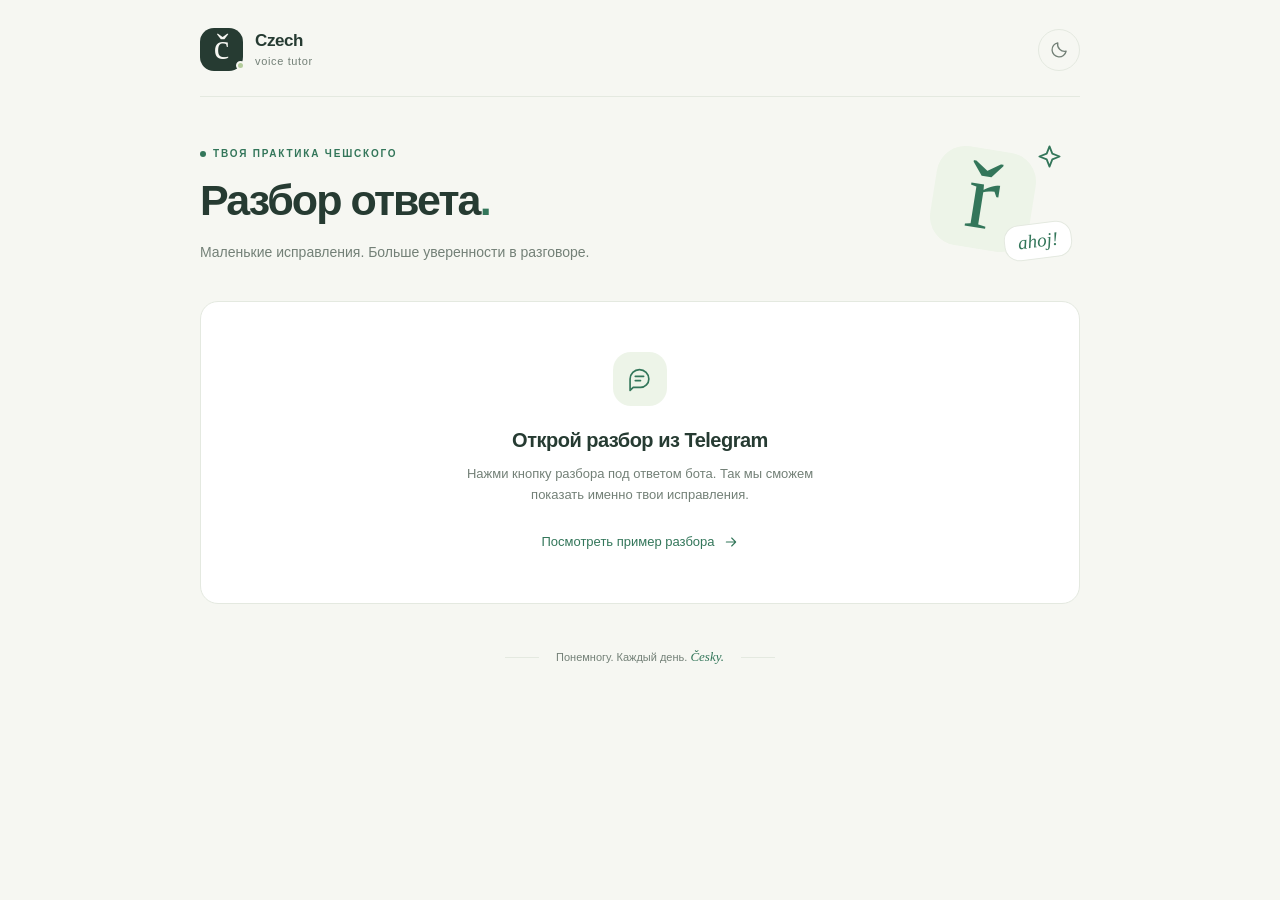
<file: src/czech_tutor/api/static/index.html>
<!DOCTYPE html>
<html lang="ru" data-ui-pending>
<head>
  <meta charset="utf-8">
  <meta name="viewport" content="width=device-width, initial-scale=1, viewport-fit=cover">
  <meta name="color-scheme" content="light dark">
  <meta name="referrer" content="no-referrer">
  <title>Разбор ответа · Czech Voice Tutor</title>
  <style>[data-ui-pending] .page-shell { visibility: hidden; }</style>
  <noscript><style>[data-ui-pending] .page-shell { visibility: visible; } [data-ui-pending] body::before { display: none; }</style></noscript>
  <link rel="icon" href="data:,">
  <link rel="stylesheet" href="./styles.css">
  <script src="https://telegram.org/js/telegram-web-app.js"></script>
  <script type="module" src="./app.js"></script>
</head>
<body>
  <svg class="icon-library" xmlns="http://www.w3.org/2000/svg" aria-hidden="true">
    <symbol id="icon-arrow" viewBox="0 0 24 24"><path d="M5 12h14m-6-6 6 6-6 6"/></symbol>
    <symbol id="icon-check" viewBox="0 0 24 24"><path d="m5 12 4 4L19 6"/></symbol>
    <symbol id="icon-message" viewBox="0 0 24 24"><path d="M20 11.5a8 8 0 0 1-8 8H5l-3 3v-11a9 9 0 0 1 18 0Z"/><path d="M7 9h8m-8 4h5"/></symbol>
    <symbol id="icon-spark" viewBox="0 0 24 24"><path d="m12 3 2.5 6.5L21 12l-6.5 2.5L12 21l-2.5-6.5L3 12l6.5-2.5Z"/></symbol>
    <symbol id="icon-moon" viewBox="0 0 24 24"><path d="M20.5 13.5A8.5 8.5 0 0 1 10.5 3.4a8.5 8.5 0 1 0 10 10.1Z"/></symbol>
    <symbol id="icon-back" viewBox="0 0 24 24"><path d="M19 12H5m6-6-6 6 6 6"/></symbol>
    <symbol id="icon-info" viewBox="0 0 24 24"><circle cx="12" cy="12" r="9"/><path d="M12 11v6m0-10v1"/></symbol>
  </svg>

  <div class="page-shell">
    <header class="topbar">
      <div class="brand" aria-label="Czech Voice Tutor">
        <span class="brand-mark" aria-hidden="true">č<span></span></span>
        <span class="brand-name">Czech<span>voice tutor</span></span>
      </div>
      <div class="header-actions">
        <span id="demo-badge" class="demo-badge" hidden>Демо · вымышленный пример</span>
        <button id="theme-toggle" class="icon-button" type="button" aria-label="Переключить тему">
          <svg class="icon"><use href="#icon-moon"/></svg>
        </button>
        <button id="close-button" class="back-button" type="button" hidden>
          <svg class="icon"><use href="#icon-back"/></svg><span>В чат</span>
        </button>
      </div>
    </header>



    <main id="main-content">
      <section class="hero" aria-labelledby="page-title">
        <div>
          <p class="eyebrow"><span class="status-dot"></span> ТВОЯ ПРАКТИКА ЧЕШСКОГО</p>
          <h1 id="page-title">Разбор ответа<span class="title-dot">.</span></h1>
          <p id="page-description" class="hero-description">Маленькие исправления.<br class="mobile-break"> Больше уверенности в разговоре.</p>
        </div>
        <div class="hero-art" aria-hidden="true"><span>ř</span><svg class="icon"><use href="#icon-spark"/></svg><i>ahoj!</i></div>
      </section>

      <section id="loading-state" class="state-card" role="status" aria-live="polite">
        <div class="loading-indicator" aria-hidden="true"><span></span><span></span><span></span></div>
        <h2>Собираем твой разбор</h2>
        <p>Ещё мгновение — и всё будет на своих местах.</p>
        <div class="skeleton" aria-hidden="true"></div><div class="skeleton short" aria-hidden="true"></div>
      </section>

      <section id="error-state" class="state-card" role="alert" hidden>
        <span class="state-icon"><svg class="icon"><use href="#icon-message"/></svg></span>
        <h2 id="error-title"></h2>
        <p id="error-description"></p>
        <div class="state-actions">
          <button id="retry-button" class="primary-button" type="button" hidden>Попробовать ещё раз<svg class="icon"><use href="#icon-arrow"/></svg></button>
          <a id="demo-link" class="secondary-link" href="?demo=1" hidden>Посмотреть пример разбора<svg class="icon"><use href="#icon-arrow"/></svg></a>
        </div>
      </section>

      <section id="feedback" aria-label="Сохранённый разбор" hidden>
        <div class="tabs" role="tablist" aria-label="Разделы разбора">
          <button id="corrections-tab" class="tab" role="tab" type="button" aria-selected="true" aria-controls="corrections-panel">
            <svg class="icon"><use href="#icon-spark"/></svg>Разбор<span id="corrections-count" class="count">0</span>
          </button>
          <button id="reply-tab" class="tab" role="tab" type="button" aria-selected="false" aria-controls="reply-panel" tabindex="-1">
            <svg class="icon"><use href="#icon-message"/></svg>Ответ бота
          </button>
        </div>

        <section id="corrections-panel" role="tabpanel" aria-labelledby="corrections-tab" tabindex="0">
          <div class="section-heading"><h2>Как сказать точнее</h2><span id="corrections-caption"></span></div>
          <p id="explanation-language" class="explanation-language" hidden></p>
          <div id="correction-list" class="correction-list"></div>
          <div id="empty-state" class="empty-card" hidden>
            <span class="success-mark"><svg class="icon"><use href="#icon-check"/></svg></span>
            <h3 id="empty-title">Ошибок нет</h3>
            <p id="empty-description">Продолжай разговор — практика помогает говорить свободнее.</p>
          </div>
          <div id="advice-section" hidden><div class="section-heading"><h2>Как сказать естественнее</h2><span>СОВЕТЫ</span></div><div id="advice-list" class="correction-list"></div></div>
          <aside id="note-card" class="note-card" hidden><span class="note-mark" aria-hidden="true">i</span><div><h2>Пояснение</h2><p id="note-text"></p></div></aside>
          <p class="review-note"><svg class="icon"><use href="#icon-info"/></svg>Разбор подготовлен ИИ. Если правило кажется спорным, уточни его у преподавателя или в справочнике.</p>
        </section>

        <section id="reply-panel" role="tabpanel" aria-labelledby="reply-tab" tabindex="0" hidden>
          <div class="section-heading"><h2>Продолжаем разговор</h2><span>ПО-ЧЕШСКИ</span></div>
          <article class="reply-card"><span class="reply-label"><span class="status-dot"></span>CZECH VOICE TUTOR</span><p id="reply-text" lang="cs"></p></article>
        </section>

      </section>

      <noscript><div class="state-card"><h2>Нужен JavaScript</h2><p>Для загрузки разбора открой страницу в Telegram с включённым JavaScript.</p></div></noscript>
    </main>

    <footer class="footer"><span class="footer-line"></span><span>Понемногу. Каждый день. <span lang="cs">Česky.</span></span><span class="footer-line"></span></footer>
  </div>

  <template id="correction-template">
    <article class="correction-card">
      <div class="correction-heading"><span class="correction-number"></span><span>Точнее будет так</span><svg class="icon"><use href="#icon-check"/></svg></div>
      <div class="comparison">
        <div class="phrase original"><span class="phrase-label">БЫЛО</span><p lang="cs"></p></div>
        <svg class="icon comparison-arrow" aria-hidden="true"><use href="#icon-arrow"/></svg>
        <div class="phrase corrected"><span class="phrase-label">ЛУЧШЕ</span><p lang="cs"></p></div>
      </div>
      <div class="explanation"><span class="explanation-label">Почему так</span><p></p></div>
    </article>
  </template>
</body>
</html>
</file>
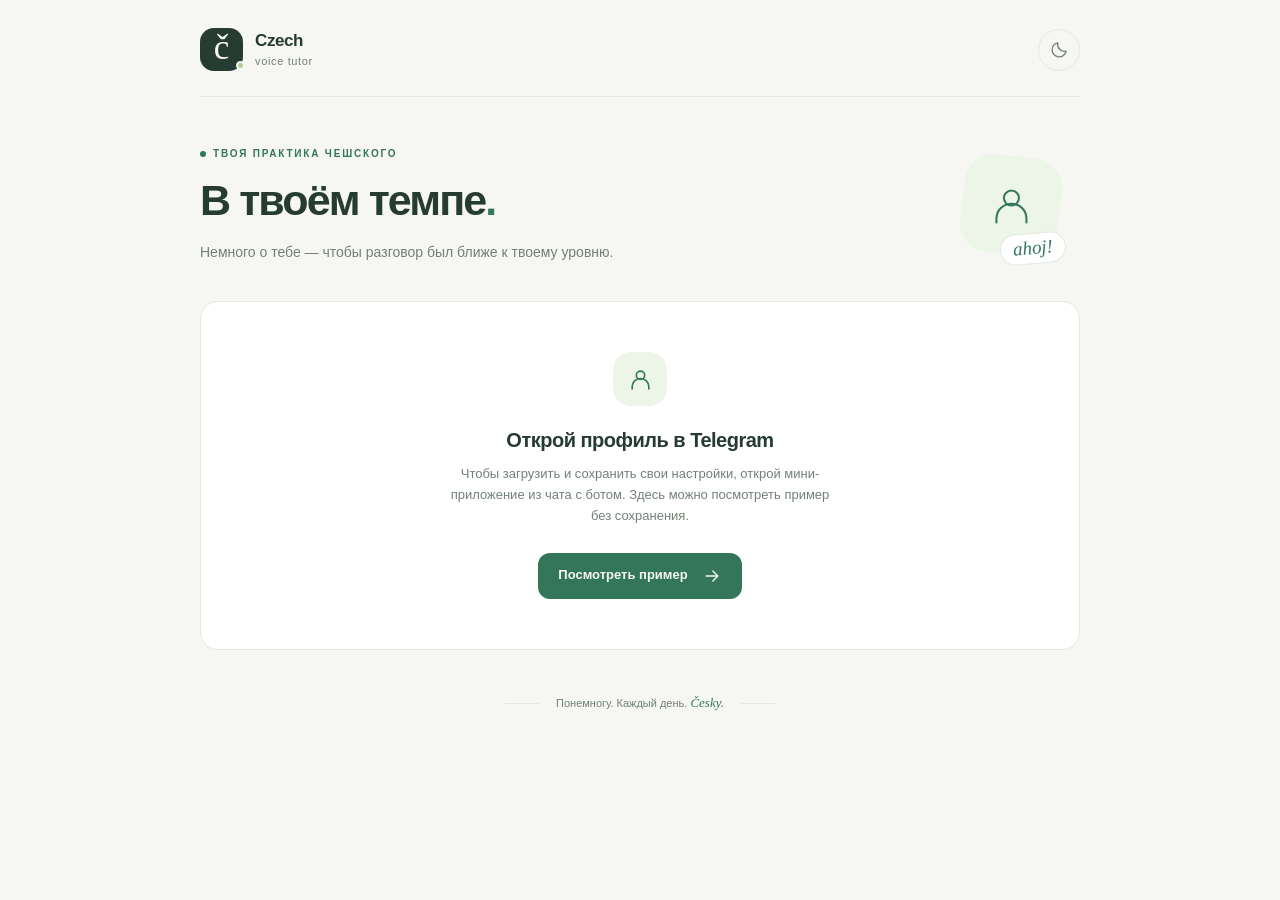
<file: src/czech_tutor/api/static/profile.html>
<!DOCTYPE html>
<html lang="ru" data-ui-pending>
<head>
  <meta charset="utf-8">
  <meta name="viewport" content="width=device-width, initial-scale=1, viewport-fit=cover">
  <meta name="color-scheme" content="light dark">
  <meta name="referrer" content="no-referrer">
  <title>Профиль · Czech Voice Tutor</title>
  <style>[data-ui-pending] .page-shell { visibility: hidden; }</style>
  <noscript><style>[data-ui-pending] .page-shell { visibility: visible; } [data-ui-pending] body::before { display: none; }</style></noscript>
  <link rel="icon" href="data:,">
  <link rel="stylesheet" href="./styles.css">
  <script src="https://telegram.org/js/telegram-web-app.js"></script>
  <script type="module" src="./profile.js"></script>
</head>
<body>
  <svg class="icon-library" xmlns="http://www.w3.org/2000/svg" aria-hidden="true">
    <symbol id="icon-arrow" viewBox="0 0 24 24"><path d="M5 12h14m-6-6 6 6-6 6"/></symbol>
    <symbol id="icon-check" viewBox="0 0 24 24"><path d="m5 12 4 4L19 6"/></symbol>
    <symbol id="icon-moon" viewBox="0 0 24 24"><path d="M20.5 13.5A8.5 8.5 0 0 1 10.5 3.4a8.5 8.5 0 1 0 10 10.1Z"/></symbol>
    <symbol id="icon-back" viewBox="0 0 24 24"><path d="M19 12H5m6-6-6 6 6 6"/></symbol>
    <symbol id="icon-user" viewBox="0 0 24 24"><circle cx="12" cy="8" r="4"/><path d="M4 21v-2a8 8 0 0 1 16 0v2"/></symbol>
    <symbol id="icon-info" viewBox="0 0 24 24"><circle cx="12" cy="12" r="9"/><path d="M12 11v6m0-10v1"/></symbol>
    <symbol id="icon-voice" viewBox="0 0 24 24"><path d="M4 10v4m4-7v10m4-13v16m4-13v10m4-7v4"/></symbol>
  </svg>

  <div class="page-shell">
    <header class="topbar">
      <div class="brand" aria-label="Czech Voice Tutor">
        <span class="brand-mark" aria-hidden="true">č<span></span></span>
        <span class="brand-name">Czech<span>voice tutor</span></span>
      </div>
      <div class="header-actions">
        <button id="theme-toggle" class="icon-button" type="button" aria-label="Переключить тему"><svg class="icon"><use href="#icon-moon"/></svg></button>
        <button id="close-button" class="back-button" type="button" hidden><svg class="icon"><use href="#icon-back"/></svg><span>В чат</span></button>
      </div>
    </header>



    <main id="main-content" aria-busy="true">
      <section class="hero profile-hero" aria-labelledby="page-title">
        <div>
          <p class="eyebrow"><span class="status-dot"></span> ТВОЯ ПРАКТИКА ЧЕШСКОГО</p>
          <h1 id="page-title">В твоём темпе<span class="title-dot">.</span></h1>
          <p class="hero-description">Немного о тебе — чтобы разговор<br class="mobile-break"> был ближе к твоему уровню.</p>
        </div>
        <div class="profile-art" aria-hidden="true"><svg class="icon"><use href="#icon-user"/></svg><span>ahoj!</span></div>
      </section>

      <section id="profile-loading" class="state-card" role="status" aria-live="polite">
        <div class="loading-indicator" aria-hidden="true"><span></span><span></span><span></span></div>
        <h2>Открываем твой профиль</h2>
        <p>Сейчас всё будет готово.</p>
        <div class="skeleton" aria-hidden="true"></div><div class="skeleton short" aria-hidden="true"></div>
      </section>

      <section id="profile-unavailable" class="state-card" hidden>
        <span class="state-icon"><svg class="icon"><use href="#icon-user"/></svg></span>
        <h2>Открой профиль в Telegram</h2>
        <p>Чтобы загрузить и сохранить свои настройки, открой мини-приложение из чата с ботом. Здесь можно посмотреть пример без сохранения.</p>
        <div class="state-actions"><a id="profile-demo-link" class="primary-button" href="?demo=1">Посмотреть пример<svg class="icon"><use href="#icon-arrow"/></svg></a></div>
      </section>

      <section id="profile-load-error" class="state-card" role="alert" hidden>
        <span class="state-icon"><svg class="icon"><use href="#icon-info"/></svg></span>
        <h2>Профиль пока недоступен</h2>
        <p id="profile-load-error-message">Не удалось загрузить настройки. Попробуй ещё раз немного позже.</p>
        <div class="state-actions"><button id="profile-retry" class="primary-button" type="button">Попробовать ещё раз<svg class="icon"><use href="#icon-arrow"/></svg></button></div>
      </section>

      <section id="profile-content" aria-label="Настройки профиля" hidden>
        <div id="profile-demo-notice" class="preview-notice"><svg class="icon" aria-hidden="true"><use href="#icon-info"/></svg><p><strong>Демо профиля</strong><span>Можно попробовать настройки. Настройки бота не изменятся.</span></p></div>
        <div id="profile-live-notice" class="preview-notice" hidden><svg class="icon" aria-hidden="true"><use href="#icon-info"/></svg><p><strong>Твои настройки</strong><span>Уровень, длина и формат сохраняются для следующих ответов бота.</span></p></div>

        <section class="profile-card" aria-labelledby="interface-language-title">
          <fieldset id="locale-fieldset">
            <legend id="interface-language-title">Язык интерфейса и объяснений</legend>
            <p class="profile-description">Новые объяснения будут на выбранном языке. Сохранённые разборы останутся на исходном.</p>
            <div class="language-options">
              <label class="level-option"><input type="radio" name="interface_language" value="ru" checked><span class="level-option-body" lang="ru">Русский</span></label>
              <label class="level-option"><input type="radio" name="interface_language" value="uk"><span class="level-option-body" lang="uk">Українська</span></label>
            </div>
          </fieldset>
          <p id="locale-status" class="preference-status" role="status" aria-live="polite"></p>
          <div id="locale-save-error" class="form-message form-error" role="alert" hidden><p>Не удалось сохранить язык. Возвращён предыдущий выбор. Попробуй ещё раз.</p></div>
        </section>
        <article class="profile-summary">
          <span class="profile-avatar" aria-hidden="true"><svg class="icon"><use href="#icon-user"/></svg></span>
          <div class="profile-identity"><h2>Твой профиль</h2><p>Практика чешского · живой диалог</p></div>
          <span id="current-level" class="level-badge">Уровень не выбран</span>
        </article>

        <section class="profile-card" aria-label="Уровень чешского">
          <fieldset id="level-fieldset" aria-describedby="level-help">
            <legend>Твой уровень чешского</legend>
            <p id="level-help" class="profile-description">Выбери, как тебе комфортно общаться сейчас. Уровень можно будет изменить в любой момент.</p>
            <div class="level-grid">
              <label class="level-option"><input type="radio" name="language_level" value="A1"><span class="level-option-body"><span class="level-option-top"><strong>A1</strong><span class="level-check" aria-hidden="true"><svg class="icon"><use href="#icon-check"/></svg></span></span><span class="level-name">Первые шаги</span><span class="level-description">Знакомые слова и простые фразы</span></span></label>
              <label class="level-option"><input type="radio" name="language_level" value="A2"><span class="level-option-body"><span class="level-option-top"><strong>A2</strong><span class="level-check" aria-hidden="true"><svg class="icon"><use href="#icon-check"/></svg></span></span><span class="level-name">На каждый день</span><span class="level-description">Разговоры о привычных делах</span></span></label>
              <label class="level-option"><input type="radio" name="language_level" value="B1"><span class="level-option-body"><span class="level-option-top"><strong>B1</strong><span class="level-check" aria-hidden="true"><svg class="icon"><use href="#icon-check"/></svg></span></span><span class="level-name">Больше свободы</span><span class="level-description">Истории, планы и своё мнение</span></span></label>
              <label class="level-option"><input type="radio" name="language_level" value="B2"><span class="level-option-body"><span class="level-option-top"><strong>B2</strong><span class="level-check" aria-hidden="true"><svg class="icon"><use href="#icon-check"/></svg></span></span><span class="level-name">Уверенный разговор</span><span class="level-description">Подробные ответы и обсуждения</span></span></label>
              <label class="level-option"><input type="radio" name="language_level" value="C1"><span class="level-option-body"><span class="level-option-top"><strong>C1</strong><span class="level-check" aria-hidden="true"><svg class="icon"><use href="#icon-check"/></svg></span></span><span class="level-name">Тонкости языка</span><span class="level-description">Сложные темы и оттенки смысла</span></span></label>
              <label class="level-option"><input type="radio" name="language_level" value="C2"><span class="level-option-body"><span class="level-option-top"><strong>C2</strong><span class="level-check" aria-hidden="true"><svg class="icon"><use href="#icon-check"/></svg></span></span><span class="level-name">Свободное владение</span><span class="level-description">Точная и гибкая речь в разных ситуациях</span></span></label>
            </div>
          </fieldset>

          <div class="level-hint"><span class="note-mark" aria-hidden="true">i</span><p id="level-hint">Не уверен в уровне? Выбери ближайший по описанию. Здесь нет экзамена — только ориентир для разговора.</p></div>
          <p id="level-status" class="preference-status" role="status" aria-live="polite">Нажми на уровень — он выберется сразу.</p>
          <div id="level-save-error" class="form-message form-error" role="alert" hidden><svg class="icon" aria-hidden="true"><use href="#icon-info"/></svg><div><p>Не удалось подтвердить выбор уровня. Твой выбор остался выделен.</p><button id="level-retry" class="inline-retry" type="button">Попробовать ещё раз</button></div></div>
        </section>

        <section class="profile-card answer-length-card" aria-label="Длина ответов">
          <fieldset id="length-fieldset" aria-describedby="length-help">
            <legend>Длина ответов бота</legend>
            <p id="length-help" class="profile-description">Как подробно бот будет отвечать по-чешски? Выбор применяется сразу, отдельно от уровня.</p>
            <div class="length-grid">
              <label class="level-option"><input type="radio" name="answer_length" value="short" checked><span class="level-option-body length-option-body"><span class="level-option-top"><span class="length-preview" aria-hidden="true"><i></i><i></i></span><span class="level-check" aria-hidden="true"><svg class="icon"><use href="#icon-check"/></svg></span></span><span class="level-name">Короткие</span></span></label>
              <label class="level-option"><input type="radio" name="answer_length" value="medium"><span class="level-option-body length-option-body"><span class="level-option-top"><span class="length-preview" aria-hidden="true"><i></i><i></i><i></i></span><span class="level-check" aria-hidden="true"><svg class="icon"><use href="#icon-check"/></svg></span></span><span class="level-name">Средние</span></span></label>
              <label class="level-option"><input type="radio" name="answer_length" value="long"><span class="level-option-body length-option-body"><span class="level-option-top"><span class="length-preview" aria-hidden="true"><i></i><i></i><i></i><i></i></span><span class="level-check" aria-hidden="true"><svg class="icon"><use href="#icon-check"/></svg></span></span><span class="level-name">Длинные</span></span></label>
            </div>
          </fieldset>
          <div class="level-hint"><span class="note-mark" aria-hidden="true">i</span><p id="length-hint">Коротко и по делу — удобно для живого диалога.</p></div>
          <p id="length-status" class="preference-status" role="status" aria-live="polite">Сейчас выбраны короткие ответы.</p>
          <div id="length-save-error" class="form-message form-error" role="alert" hidden><svg class="icon" aria-hidden="true"><use href="#icon-info"/></svg><div><p>Не удалось подтвердить длину ответа. Твой выбор остался выделен.</p><button id="length-retry" class="inline-retry" type="button">Попробовать ещё раз</button></div></div>
        </section>
        <section class="profile-card response-mode-card" aria-labelledby="response-mode-title">
          <div class="response-mode-heading">
            <span class="response-mode-icon" aria-hidden="true"><svg class="icon"><use href="#icon-voice"/></svg></span>
            <h2 id="response-mode-title">Формат ответа</h2>
          </div>
          <label class="response-mode-choice" for="text-response-toggle">
            <span class="response-mode-copy"><strong id="text-response-label">Только текст</strong><span>Читать ответы вместо голосовых.</span></span>
            <span class="response-switch">
              <input id="text-response-toggle" type="checkbox" role="switch" aria-labelledby="text-response-label" aria-describedby="response-mode-help">
              <span class="response-switch-track" aria-hidden="true"></span>
            </span>
          </label>
          <p id="response-mode-status" class="response-mode-status" role="status" aria-live="polite"></p>
          <p id="response-mode-help" class="response-mode-help">По умолчанию бот отвечает голосом. Включи «Только текст», чтобы читать ответы в чате. Настройка сохраняется для следующих ответов.</p>
          <div id="mode-save-error" class="form-message form-error" role="alert" hidden><svg class="icon" aria-hidden="true"><use href="#icon-info"/></svg><div><p>Не удалось подтвердить формат ответа. Твой выбор остался выделен.</p><button id="mode-retry" class="inline-retry" type="button">Повторить сохранение</button></div></div>
        </section>
        <p class="profile-footnote">Подстрой разговор под себя.<br>Настройки можно менять независимо.</p>
      </section>

      <noscript><div class="state-card"><h2>Нужен JavaScript</h2><p>Для открытия профиля включи JavaScript.</p></div></noscript>
    </main>
    <footer class="footer"><span class="footer-line"></span><span>Понемногу. Каждый день. <span lang="cs">Česky.</span></span><span class="footer-line"></span></footer>
  </div>
</body>
</html>
</file>
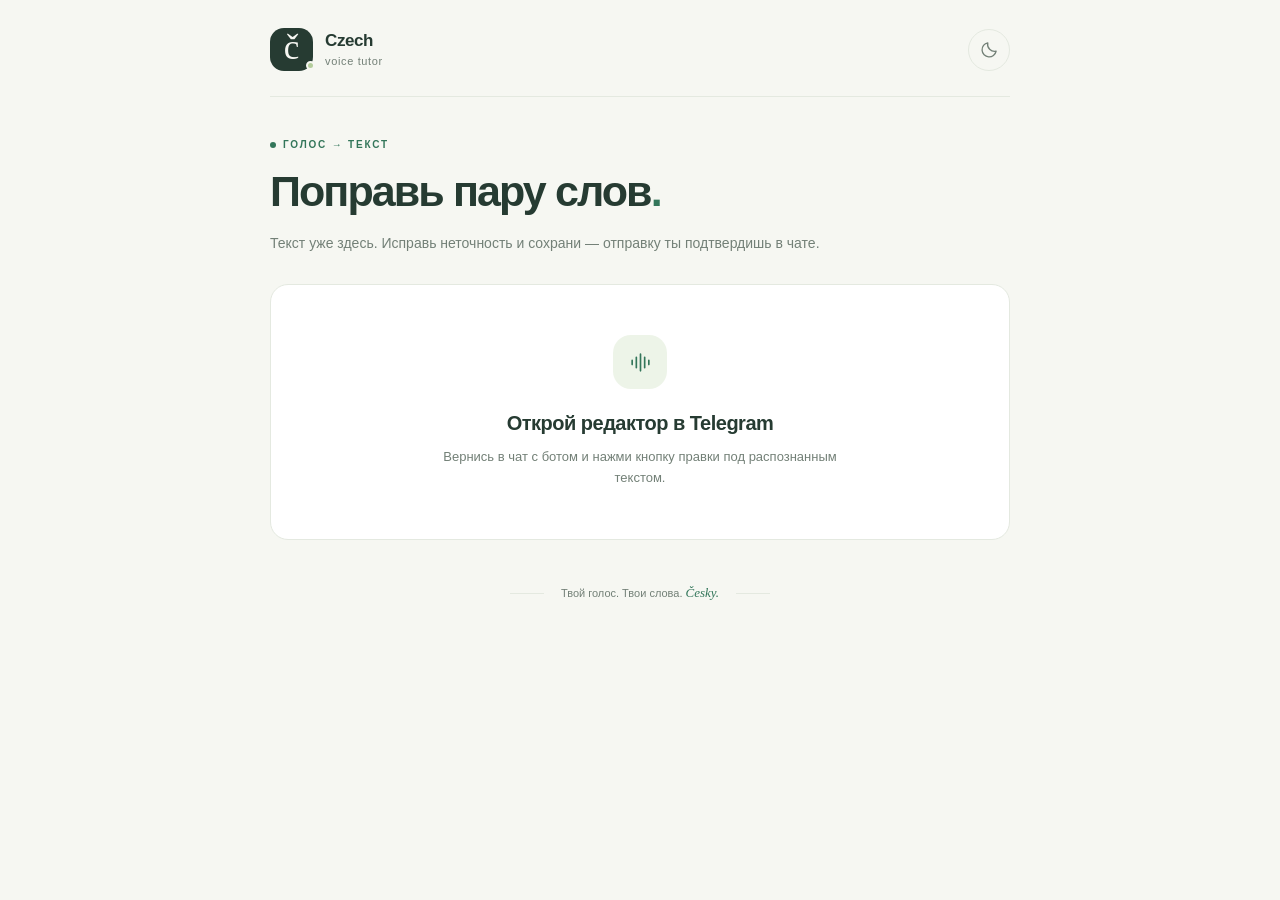
<file: src/czech_tutor/api/static/voice.html>
<!DOCTYPE html>
<html lang="ru" data-ui-pending>
<head>
  <meta charset="utf-8">
  <meta name="viewport" content="width=device-width, initial-scale=1, viewport-fit=cover">
  <meta name="color-scheme" content="light dark">
  <meta name="referrer" content="no-referrer">
  <title>Правка текста · Czech Voice Tutor</title>
  <style>[data-ui-pending] .page-shell { visibility: hidden; }</style>
  <noscript><style>[data-ui-pending] .page-shell { visibility: visible; } [data-ui-pending] body::before { display: none; }</style></noscript>
  <link rel="icon" href="data:,">
  <link rel="stylesheet" href="./styles.css">
  <link rel="stylesheet" href="./voice.css">
  <script src="https://telegram.org/js/telegram-web-app.js"></script>
  <script type="module" src="./voice.js"></script>
</head>
<body>
  <svg class="icon-library" xmlns="http://www.w3.org/2000/svg" aria-hidden="true">
    <symbol id="icon-moon" viewBox="0 0 24 24"><path d="M20.5 13.5A8.5 8.5 0 0 1 10.5 3.4a8.5 8.5 0 1 0 10 10.1Z"/></symbol>
    <symbol id="icon-back" viewBox="0 0 24 24"><path d="M19 12H5m6-6-6 6 6 6"/></symbol>
    <symbol id="icon-check" viewBox="0 0 24 24"><path d="m5 12 4 4L19 6"/></symbol>
    <symbol id="icon-voice" viewBox="0 0 24 24"><path d="M4 10v4m4-7v10m4-13v16m4-13v10m4-7v4"/></symbol>
  </svg>
  <div class="page-shell voice-shell">
    <header class="topbar">
      <div class="brand" aria-label="Czech Voice Tutor">
        <span class="brand-mark" aria-hidden="true">č<span></span></span>
        <span class="brand-name">Czech<span>voice tutor</span></span>
      </div>
      <div class="header-actions">
        <button id="theme-toggle" class="icon-button" type="button" aria-label="Переключить тему"><svg class="icon" aria-hidden="true"><use href="#icon-moon"/></svg></button>
        <button id="close-button" class="back-button" type="button" hidden><svg class="icon" aria-hidden="true"><use href="#icon-back"/></svg><span>В чат</span></button>
      </div>
    </header>
    <main id="main-content" aria-busy="true">
      <section class="hero voice-hero" aria-labelledby="page-title">
        <div>
          <p class="eyebrow"><span class="status-dot"></span> ГОЛОС → ТЕКСТ</p>
          <h1 id="page-title">Поправь пару слов<span class="title-dot">.</span></h1>
          <p class="hero-description">Текст уже здесь. Исправь неточность и сохрани —<br class="mobile-break"> отправку ты подтвердишь в чате.</p>
        </div>
      </section>
      <section id="voice-loading" class="state-card" role="status" aria-live="polite">
        <div class="loading-indicator" aria-hidden="true"><span></span><span></span><span></span></div>
        <h2>Открываем твой текст</h2>
        <p>Скоро можно будет внести правку.</p>
      </section>
      <section id="voice-unavailable" class="state-card" hidden>
        <span class="state-icon" aria-hidden="true"><svg class="icon"><use href="#icon-voice"/></svg></span>
        <h2>Открой редактор в Telegram</h2>
        <p>Вернись в чат с ботом и нажми кнопку правки под распознанным текстом.</p>
      </section>
      <section id="voice-load-error" class="state-card" role="alert" hidden>
        <h2>Не удалось открыть текст</h2>
        <p id="voice-load-error-message"></p>
        <div class="state-actions"><button id="voice-retry" class="primary-button" type="button">Попробовать ещё раз</button></div>
      </section>
      <p id="voice-demo-notice" class="preview-notice" hidden>Демо редактора · изменения не сохраняются в Telegram</p>
      <form id="voice-editor" class="voice-card" aria-label="Правка распознанного текста" hidden>
        <div class="voice-field-heading">
          <label for="voice-text">Распознанный текст</label>
          <span class="voice-language" lang="cs">Česky</span>
        </div>
        <p id="voice-text-help" class="voice-field-help">Можно изменить только нужный фрагмент.</p>
        <textarea id="voice-text" name="text" lang="cs" spellcheck="false" autocorrect="off" autocapitalize="off" autocomplete="off" rows="8" aria-describedby="voice-text-help voice-count voice-limit" disabled></textarea>
        <div class="voice-field-footer">
          <p id="voice-limit" class="voice-limit" aria-live="polite"></p>
          <p id="voice-count" class="voice-count">0 / 2000</p>
        </div>
        <p id="voice-save-error" class="form-message form-error" role="alert" hidden></p>
        <p id="voice-save-status" class="voice-save-status" role="status" aria-live="polite"></p>
        <div class="voice-actions">
          <button id="voice-save" class="primary-button" type="submit" disabled>Сохранить текст<svg class="icon" aria-hidden="true"><use href="#icon-check"/></svg></button>
          <button id="voice-cancel" class="voice-cancel" type="button">Отмена</button>
        </div>
        <p class="voice-confirmation-note">Сохранение обновит эту же карточку в чате. Затем нажми «Отправить».</p>
      </form>
      <section id="voice-saved" class="state-card" role="status" aria-live="polite" tabindex="-1" hidden>
        <span class="success-mark" aria-hidden="true"><svg class="icon"><use href="#icon-check"/></svg></span>
        <h2>Текст сохранён. Подтверди отправку в чате</h2>
        <p id="voice-saved-message">Вернись в чат с ботом, чтобы продолжить.</p>
        <div class="state-actions"><button id="voice-go-chat" class="primary-button" type="button">Вернуться в чат<svg class="icon" aria-hidden="true"><use href="#icon-back"/></svg></button></div>
      </section>
      <noscript><div class="state-card"><h2>Нужен JavaScript</h2><p>Для правки текста включи JavaScript и открой редактор из Telegram.</p></div></noscript>
    </main>
    <footer class="footer"><span class="footer-line"></span><span>Твой голос. Твои слова. <span lang="cs">Česky.</span></span><span class="footer-line"></span></footer>
  </div>
</body>
</html>
</file>
<file: src/czech_tutor/api/static/styles.css>
:root {
  color-scheme: light;
  --page: #f6f7f2;
  --surface: #fff;
  --ink: #263b32;
  --muted: #738077;
  --line: #e4e9e0;
  --green: #33765a;
  --green-soft: #edf4e8;
  --red: #a65d56;
  --red-soft: #fcf1ed;
  --note: #f0f2e8;
  --shadow: 0 6px 28px #233f2c04;
  font-family: -apple-system, BlinkMacSystemFont, "Segoe UI", sans-serif;
  font-synthesis: none;
  -webkit-font-smoothing: antialiased;
}
@media (prefers-color-scheme: dark) {
  :root:not([data-theme="light"]) { color-scheme: dark; --page: #141c19; --surface: #1d2822; --ink: #e4ede5; --muted: #a1b2a5; --line: #314137; --green: #9dceab; --green-soft: #283c2d; --red: #e0aaa0; --red-soft: #3b2d2b; --note: #293128; --shadow: none; }
}
:root[data-theme="dark"] { color-scheme: dark; --page: #141c19; --surface: #1d2822; --ink: #e4ede5; --muted: #a1b2a5; --line: #314137; --green: #9dceab; --green-soft: #283c2d; --red: #e0aaa0; --red-soft: #3b2d2b; --note: #293128; --shadow: none; }
* { box-sizing: border-box; }
[hidden] { display: none !important; }
body { margin: 0; background: var(--page); color: var(--ink); font-size: 15px; line-height: 1.6; }
/* No language-specific copy is painted until the authenticated settings arrive. */
[data-ui-pending] body::before {
  content: ""; position: fixed; top: calc(50% - 14px); left: calc(50% - 14px);
  width: 28px; height: 28px; border: 3px solid var(--line); border-top-color: var(--green);
  border-radius: 50%; animation: startup-spin .8s linear infinite;
}
@keyframes startup-spin { to { transform: rotate(360deg); } }
@media (prefers-reduced-motion: reduce) { [data-ui-pending] body::before { animation: none; } }
button, a { -webkit-tap-highlight-color: transparent; }
button { font: inherit; cursor: pointer; }
a { color: inherit; }
button:focus-visible, a:focus-visible, [tabindex]:focus-visible { outline: 3px solid var(--green); outline-offset: 4px; }
.icon-library { position: absolute; width: 0; height: 0; overflow: hidden; }
.icon { width: 20px; height: 20px; flex-shrink: 0; fill: none; stroke: currentColor; stroke-width: 1.6; stroke-linecap: round; stroke-linejoin: round; }
.page-shell { width: min(100% - 64px, 880px); margin: 0 auto; padding-top: max(28px, env(safe-area-inset-top), var(--tg-content-safe-area-inset-top, 0px)); padding-bottom: max(28px, env(safe-area-inset-bottom), var(--tg-content-safe-area-inset-bottom, 0px)); }
.topbar { display: flex; align-items: center; justify-content: space-between; gap: 16px; padding-bottom: 25px; border-bottom: 1px solid var(--line); }
.brand { display: inline-flex; align-items: center; gap: 12px; text-decoration: none; }
.brand-mark { width: 43px; height: 43px; position: relative; display: grid; place-items: center; background: var(--ink); color: var(--page); border-radius: 14px; font-family: Georgia, serif; font-size: 35px; line-height: 1; padding-bottom: 5px; }
.brand-mark span { position: absolute; width: 9px; height: 9px; background: #b4cd9c; border-radius: 50%; right: -2px; bottom: 1px; border: 2px solid var(--page); }
.brand-name { display: flex; flex-direction: column; font-size: 17px; font-weight: 650; line-height: 1.2; letter-spacing: -.4px; }
.brand-name > span { color: var(--muted); font-size: 11px; font-weight: 450; letter-spacing: .65px; margin-top: 4px; }
.header-actions { display: flex; align-items: center; gap: 12px; }
.demo-badge { font-size: 11px; color: var(--muted); border: 1px solid var(--line); padding: 6px 10px; border-radius: 20px; }
.icon-button, .back-button { display: inline-flex; align-items: center; justify-content: center; min-width: 42px; min-height: 42px; background: transparent; color: var(--muted); border: 1px solid var(--line); border-radius: 50%; }
.back-button { gap: 6px; border-radius: 24px; padding: 8px 14px; font-size: 13px; }
.icon-button:hover, .back-button:hover { background: var(--surface); color: var(--ink); }
.page-nav { display: flex; gap: 24px; border-bottom: 1px solid var(--line); margin-top: 13px; }
.page-nav-link { position: relative; padding: 12px 2px 15px; color: var(--muted); font-size: 13px; text-decoration: none; }
.page-nav-link:hover { color: var(--ink); }
.page-nav-link[aria-current="page"] { color: var(--green); font-weight: 600; }
.page-nav-link[aria-current="page"]::after { content: ""; position: absolute; height: 2px; left: 0; right: 0; bottom: -1px; background: var(--green); border-radius: 2px; }
.hero { display: flex; justify-content: space-between; align-items: center; gap: 20px; padding: 49px 0 37px; }
.eyebrow { display: flex; align-items: center; gap: 7px; color: var(--green); font-size: 10px; font-weight: 650; letter-spacing: 1.8px; margin: 0 0 13px; }
.status-dot { display: inline-block; height: 6px; width: 6px; border-radius: 50%; background: var(--green); flex-shrink: 0; }
h1 { font-size: clamp(30px, 5vw, 43px); line-height: 1.2; font-weight: 600; letter-spacing: -1.9px; margin: 0; }
.title-dot { color: var(--green); }
.hero-description { color: var(--muted); font-size: 14px; margin: 14px 0 0; line-height: 1.7; }
.mobile-break { display: none; }
.hero-art { position: relative; height: 113px; width: 130px; margin-right: 17px; flex-shrink: 0; }
.hero-art > span { display: grid; place-items: center; height: 100px; width: 100px; border-radius: 29px; background: var(--green-soft); color: var(--green); font-family: Georgia, serif; font-size: 95px; line-height: 1; transform: rotate(9deg); padding-bottom: 20px; }
.hero-art .icon { position: absolute; right: 0; top: -6px; width: 27px; height: 27px; color: var(--green); }
.hero-art > i { position: absolute; right: -9px; bottom: 2px; padding: 2px 13px; background: var(--surface); color: var(--green); font-family: Georgia, serif; font-size: 19px; border: 1px solid var(--line); border-radius: 15px; transform: rotate(-7deg); }
.tabs { display: flex; gap: 5px; width: fit-content; max-width: 100%; padding: 5px; background: var(--line); border-radius: 14px; margin-bottom: 31px; }
.tab { display: flex; align-items: center; justify-content: center; gap: 8px; min-height: 43px; padding: 9px 19px; border: 0; border-radius: 10px; background: transparent; color: var(--muted); font-size: 13px; font-weight: 550; white-space: nowrap; }
.tab[aria-selected="true"] { background: var(--surface); color: var(--ink); box-shadow: 0 2px 4px #00000004; }
.tab .icon { width: 16px; height: 16px; }
.count { min-width: 20px; height: 20px; display: inline-flex; align-items: center; justify-content: center; padding: 0 5px; border-radius: 6px; background: var(--green-soft); color: var(--green); font-size: 11px; }
.section-heading { display: flex; justify-content: space-between; align-items: baseline; gap: 12px; margin-bottom: 15px; }
.section-heading h2 { font-size: 15px; margin: 0; font-weight: 550; letter-spacing: -.2px; }
.section-heading > span { color: var(--muted); font-size: 10px; letter-spacing: 1.1px; text-align: right; }
.correction-list { display: grid; gap: 16px; }
.correction-card { background: var(--surface); border: 1px solid var(--line); border-radius: 18px; padding: 23px 25px 21px; box-shadow: var(--shadow); animation: appear .3s ease both; }
.correction-heading { display: flex; align-items: center; gap: 9px; color: var(--muted); font-size: 11px; margin-bottom: 17px; }
.correction-number { color: var(--green); background: var(--green-soft); border-radius: 6px; font-size: 10px; font-weight: 600; padding: 2px 6px; font-variant-numeric: tabular-nums; }
.correction-heading > .icon { margin-left: auto; width: 15px; height: 15px; color: var(--green); }
.comparison { display: grid; grid-template-columns: minmax(0, 1fr) 20px minmax(0, 1fr); align-items: center; gap: 14px; }
.phrase { align-self: stretch; border-radius: 10px; padding: 11px 15px 13px; overflow-wrap: anywhere; }
.original { background: var(--red-soft); color: var(--red); }
.corrected { background: var(--green-soft); color: var(--green); }
.phrase-label { display: block; font-size: 9px; letter-spacing: 1.2px; font-weight: 600; opacity: .85; }
.phrase p { font-size: 18px; font-weight: 500; line-height: 1.5; margin: 4px 0 0; }
.original p { text-decoration: line-through; text-decoration-color: color-mix(in srgb, var(--red), transparent 50%); text-decoration-thickness: 1px; }
.comparison-arrow { width: 18px; height: 18px; color: var(--muted); }
.explanation { display: grid; grid-template-columns: 88px minmax(0, 1fr); gap: 12px; padding-top: 17px; margin-top: 17px; border-top: 1px solid var(--line); }
.explanation-label { color: var(--muted); font-size: 11px; padding-top: 2px; }
.explanation p { font-size: 13px; line-height: 1.75; margin: 0; overflow-wrap: anywhere; white-space: pre-wrap; }
.review-note { display: flex; align-items: flex-start; gap: 8px; color: var(--muted); font-size: 11px; line-height: 1.7; margin: 18px 5px 0; }
.review-note .icon { width: 14px; height: 14px; margin-top: 2px; }
.reply-card { background: var(--surface); border: 1px solid var(--line); border-radius: 18px; padding: 27px; }
.reply-label { display: flex; align-items: center; gap: 7px; color: var(--muted); font-size: 10px; letter-spacing: 1.3px; }
.reply-card > p { margin: 20px 0 4px; font-size: 20px; line-height: 1.85; letter-spacing: -.2px; white-space: pre-wrap; overflow-wrap: anywhere; }
.note-card { margin-top: 25px; border-radius: 14px; background: var(--note); padding: 19px 21px; display: flex; align-items: flex-start; gap: 12px; }
.note-mark { color: var(--green); font-family: Georgia, serif; font-weight: 700; font-style: italic; width: 22px; height: 22px; display: grid; place-items: center; border: 1px solid var(--green); border-radius: 50%; flex-shrink: 0; font-size: 14px; }
.note-card h2 { font-size: 12px; margin: 0 0 6px; font-weight: 600; }
.note-card p { margin: 0; color: var(--muted); font-size: 13px; line-height: 1.75; white-space: pre-wrap; overflow-wrap: anywhere; }
.footer { display: flex; align-items: center; justify-content: center; gap: 17px; color: var(--muted); font-size: 11px; margin-top: 43px; padding: 0 15px; }
.footer > span:nth-child(2) { text-align: center; }
.footer-line { width: 34px; height: 1px; background: var(--line); }
.footer [lang="cs"] { font-family: Georgia, serif; font-style: italic; font-size: 13px; color: var(--green); }
.state-card, .empty-card { text-align: center; background: var(--surface); border: 1px solid var(--line); border-radius: 18px; padding: 50px 28px; }
.state-card h2, .empty-card h3 { font-size: 20px; line-height: 1.4; font-weight: 550; letter-spacing: -.5px; margin: 20px 0 10px; }
.state-card p, .empty-card p { color: var(--muted); font-size: 13px; max-width: 400px; margin: 0 auto; }
.state-icon, .success-mark { display: inline-grid; place-items: center; height: 54px; width: 54px; background: var(--green-soft); color: var(--green); border-radius: 18px; }
.success-mark { border-radius: 50%; }
.state-icon .icon, .success-mark .icon { width: 25px; height: 25px; }
.state-actions { display: grid; justify-content: center; justify-items: center; gap: 17px; margin-top: 26px; }
.primary-button { display: inline-flex; align-items: center; justify-content: center; gap: 14px; border: 0; border-radius: 12px; min-height: 46px; padding: 12px 20px; background: var(--green); color: var(--page); font-size: 13px; font-weight: 550; text-decoration: none; }
.primary-button:hover { filter: brightness(.93); }
.primary-button:disabled { background: var(--line); color: var(--muted); cursor: default; filter: none; }
.secondary-link { display: inline-flex; align-items: center; gap: 8px; color: var(--green); font-size: 13px; text-decoration: none; }
.secondary-link:hover { text-decoration: underline; }
.secondary-link .icon { width: 16px; height: 16px; }
.loading-indicator { display: flex; gap: 6px; justify-content: center; height: 20px; align-items: center; }
.loading-indicator span { width: 8px; height: 8px; border-radius: 50%; background: var(--green); animation: breathe 1.1s infinite alternate; }
.loading-indicator span:nth-child(2) { animation-delay: .2s; }
.loading-indicator span:nth-child(3) { animation-delay: .4s; }
.skeleton { height: 10px; border-radius: 10px; width: 70%; margin: 30px auto 0; background: var(--line); animation: breathe 1.1s infinite alternate; }
.skeleton.short { width: 44%; margin-top: 12px; }
.profile-art { position: relative; display: grid; place-items: center; width: 98px; height: 98px; margin-right: 20px; border-radius: 29px; background: var(--green-soft); color: var(--green); transform: rotate(7deg); flex-shrink: 0; }
.profile-art > .icon { width: 45px; height: 45px; stroke-width: 1.1; transform: rotate(-7deg); }
.profile-art > span { position: absolute; bottom: -6px; right: -11px; padding: 0 12px; border: 1px solid var(--line); border-radius: 20px; background: var(--surface); font: italic 19px/1.5 Georgia, serif; transform: rotate(-12deg); }
.preview-notice { display: flex; align-items: flex-start; gap: 10px; padding: 14px 17px; margin-bottom: 19px; border: 1px dashed var(--line); border-radius: 12px; color: var(--muted); }
.preview-notice > .icon { width: 16px; height: 16px; margin-top: 3px; }
.preview-notice p { margin: 0; font-size: 12px; line-height: 1.6; }
.preview-notice strong { color: var(--ink); font-weight: 550; margin-right: 8px; }
.profile-summary { display: flex; align-items: center; flex-wrap: wrap; gap: 15px; padding: 20px 24px; margin-bottom: 21px; border: 1px solid var(--line); background: var(--surface); border-radius: 18px; }
.profile-avatar { display: grid; place-items: center; width: 46px; height: 46px; border-radius: 15px; background: var(--green-soft); color: var(--green); flex-shrink: 0; }
.profile-avatar .icon { width: 23px; height: 23px; }
.profile-identity { flex: 1; }
.profile-identity h2 { margin: 0 0 3px; font-size: 15px; font-weight: 550; }
.profile-identity p { margin: 0; font-size: 12px; color: var(--muted); }
.level-badge { display: inline-block; padding: 5px 10px; border: 1px solid var(--line); border-radius: 8px; font-size: 11px; color: var(--muted); }
.level-badge.has-level { color: var(--green); border-color: var(--green-soft); background: var(--green-soft); }
.profile-card { padding: 27px; border: 1px solid var(--line); background: var(--surface); border-radius: 18px; box-shadow: var(--shadow); }
.profile-card fieldset { border: 0; min-width: 0; padding: 0; margin: 0; }
.profile-card legend { padding: 0; color: var(--ink); font-size: 18px; font-weight: 550; letter-spacing: -.4px; }
.profile-description { margin: 7px 0 23px; max-width: 540px; color: var(--muted); font-size: 13px; line-height: 1.7; }
.level-grid { display: grid; grid-template-columns: repeat(3, minmax(0, 1fr)); gap: 12px; }
.level-option { position: relative; min-width: 0; cursor: pointer; }
.level-option input { position: absolute; width: 1px; height: 1px; opacity: 0; }
.level-option-body { display: flex; flex-direction: column; height: 100%; min-height: 143px; padding: 15px; border: 1px solid var(--line); border-radius: 12px; background: var(--page); transition: border-color .15s, background .15s; }
.level-option:hover .level-option-body { border-color: var(--muted); }
.level-option input:checked + .level-option-body { border-color: var(--green); background: var(--green-soft); box-shadow: inset 0 0 0 1px var(--green); }
.level-option input:focus-visible + .level-option-body { outline: 3px solid var(--green); outline-offset: 4px; }
.level-option input[aria-disabled="true"] + .level-option-body { cursor: wait; }
.level-option-top { display: flex; align-items: center; justify-content: space-between; margin-bottom: 10px; }
.level-option-top strong { color: var(--green); font-size: 23px; line-height: 1.2; font-weight: 550; letter-spacing: -.6px; }
.level-check { display: grid; place-items: center; width: 20px; height: 20px; border: 1px solid var(--line); border-radius: 50%; background: var(--surface); }
.level-check .icon { width: 13px; height: 13px; visibility: hidden; stroke-width: 2; }
.level-option input:checked + .level-option-body .level-check { background: var(--green); border-color: var(--green); color: var(--page); }
.level-option input:checked + .level-option-body .level-check .icon { visibility: visible; }
.level-name { color: var(--ink); font-size: 13px; font-weight: 550; line-height: 1.5; }
.level-description { color: var(--muted); font-size: 11px; line-height: 1.6; margin-top: 5px; }
.level-hint { display: flex; align-items: flex-start; gap: 10px; padding: 16px 17px; margin-top: 20px; border-radius: 12px; background: var(--note); }
.level-hint .note-mark { width: 18px; height: 18px; margin-top: 1px; font-size: 12px; }
.level-hint p { color: var(--muted); font-size: 12px; line-height: 1.7; margin: 0; }
.answer-length-card { margin-top: 20px; }
.length-grid { display: grid; grid-template-columns: repeat(3, minmax(0, 1fr)); gap: 12px; }
.length-option-body { min-height: 105px; }
.length-preview { display: flex; flex-direction: column; justify-content: center; gap: 4px; height: 30px; width: 35px; color: var(--green); }
.length-preview i { display: block; height: 2px; width: 100%; border-radius: 2px; background: currentColor; }
.length-preview i:last-child { width: 65%; }
.response-mode-card { margin-top: 20px; }
.response-mode-heading { display: flex; align-items: center; gap: 11px; margin-bottom: 20px; }
.response-mode-icon { display: grid; place-items: center; width: 36px; height: 36px; border-radius: 11px; background: var(--green-soft); color: var(--green); flex-shrink: 0; }
.response-mode-heading h2 { margin: 0; font-size: 18px; font-weight: 550; letter-spacing: -.4px; }
.coming-soon-badge { margin-left: auto; padding: 3px 9px; border: 1px solid var(--line); border-radius: 20px; font-size: 10px; color: var(--muted); }
.response-mode-choice { display: flex; align-items: center; justify-content: space-between; gap: 16px; padding: 16px 17px; border: 1px solid var(--line); border-radius: 13px; background: var(--page); cursor: pointer; -webkit-tap-highlight-color: transparent; }
.response-mode-copy { display: flex; flex-direction: column; gap: 3px; }
.response-mode-copy strong { font-size: 14px; font-weight: 550; }
.response-mode-copy > span { color: var(--muted); font-size: 12px; }
.response-switch { position: relative; display: grid; place-items: center; width: 54px; height: 44px; flex-shrink: 0; }
.response-switch input { position: absolute; inset: 0; width: 100%; height: 100%; margin: 0; opacity: 0; cursor: pointer; z-index: 1; }
.response-switch-track { position: relative; width: 52px; height: 30px; border-radius: 18px; background: var(--line); transition: background .2s ease; }
.response-switch-track::after { content: ""; position: absolute; top: 4px; left: 4px; width: 22px; height: 22px; border-radius: 50%; background: var(--surface); box-shadow: 0 1px 4px #00000025; transition: transform .2s ease; }
.response-switch input:checked + .response-switch-track { background: var(--green); }
.response-switch input:checked + .response-switch-track::after { transform: translateX(22px); }
.response-switch input:focus-visible + .response-switch-track { outline: 3px solid var(--green); outline-offset: 4px; }
.response-mode-status { margin: 14px 0 0; color: var(--green); font-size: 12px; }
.response-mode-help { margin: 6px 0 0; color: var(--muted); font-size: 11px; line-height: 1.7; }
.preference-status { min-height: 20px; margin: 14px 0 0; color: var(--muted); font-size: 11px; }
.preference-status.is-confirmed { color: var(--green); }
.inline-retry { color: inherit; background: transparent; border: 0; padding: 10px 0 3px; min-height: 36px; text-decoration: underline; text-underline-offset: 3px; font-size: 12px; }
.profile-footnote { color: var(--muted); font-size: 12px; line-height: 1.8; text-align: center; margin: 20px 12px 0; }
.form-message { display: flex; align-items: flex-start; gap: 9px; border-radius: 10px; padding: 13px 15px; margin-top: 15px; }
.form-message .icon { width: 17px; height: 17px; margin-top: 1px; }
.form-message p { margin: 0; font-size: 12px; line-height: 1.7; }
.form-error { background: var(--red-soft); color: var(--red); }
@keyframes breathe { from { opacity: .35; } to { opacity: .9; } }
@keyframes appear { from { opacity: 0; transform: translateY(5px); } to { opacity: 1; transform: translateY(0); } }
@media (max-width: 600px) {
  .page-shell { width: calc(100% - 36px); padding-top: max(20px, env(safe-area-inset-top), var(--tg-content-safe-area-inset-top, 0px)); }
  .topbar { padding-bottom: 19px; }
  .header-actions { gap: 8px; }
  .demo-badge { position: absolute; top: 85px; right: 18px; font-size: 9px; padding: 3px 7px; }
  .brand-mark { width: 37px; height: 37px; font-size: 30px; border-radius: 12px; }
  .brand-name { font-size: 15px; }
  .brand-name > span { font-size: 10px; }
  .hero { padding-top: 44px; padding-bottom: 27px; gap: 6px; }
  h1 { font-size: 31px; letter-spacing: -1.3px; }
  .eyebrow { font-size: 8px; letter-spacing: 1.3px; margin-bottom: 11px; }
  .hero-description { font-size: 12px; margin-top: 11px; }
  .mobile-break { display: inline; }
  .hero-art { width: 62px; height: 79px; margin-right: 6px; }
  .hero-art > span { width: 60px; height: 67px; font-size: 63px; border-radius: 20px; padding-bottom: 15px; }
  .hero-art .icon { width: 19px; height: 19px; right: -8px; top: -5px; }
  .hero-art > i { font-size: 14px; padding: 0 8px; right: -8px; bottom: 0; }
  .tabs { width: 100%; margin-bottom: 26px; }
  .tab { flex: 1; padding: 9px 8px; gap: 6px; font-size: 12px; }
  .section-heading { margin-bottom: 12px; }
  .section-heading h2 { font-size: 14px; }
  .section-heading > span { font-size: 8px; letter-spacing: .7px; }
  .correction-card { padding: 18px 16px; border-radius: 15px; }
  .comparison { gap: 8px; grid-template-columns: minmax(0, 1fr) 14px minmax(0, 1fr); }
  .phrase { padding: 9px 10px 11px; }
  .phrase p { font-size: 16px; }
  .phrase-label { font-size: 8px; }
  .comparison-arrow { width: 14px; height: 14px; }
  .explanation { grid-template-columns: 1fr; gap: 5px; margin-top: 14px; padding-top: 12px; }
  .explanation-label { font-size: 10px; }
  .explanation p { font-size: 12px; }
  .correction-list { gap: 12px; }
  .note-card { padding: 16px; margin-top: 20px; gap: 10px; }
  .note-card p { font-size: 12px; }
  .reply-card { padding: 21px; }
  .reply-card > p { font-size: 18px; }
  .footer { font-size: 10px; gap: 11px; margin-top: 32px; padding: 0; }
  .state-card, .empty-card { padding: 35px 18px; }
  .state-card h2, .empty-card h3 { font-size: 18px; }
  .profile-art { width: 62px; height: 69px; border-radius: 20px; margin-right: 7px; }
  .profile-art > .icon { width: 32px; height: 32px; }
  .profile-art > span { font-size: 14px; right: -6px; padding: 0 8px; }
  .preview-notice { padding: 12px 14px; margin-bottom: 16px; }
  .preview-notice p { font-size: 11px; }
  .preview-notice strong, .preview-notice span { display: block; }
  .profile-summary { padding: 17px; gap: 12px; margin-bottom: 16px; border-radius: 15px; }
  .profile-identity h2 { font-size: 14px; }
  .profile-identity p { font-size: 11px; }
  .level-badge { margin-left: 58px; margin-top: -5px; }
  .profile-card { padding: 20px 17px; border-radius: 15px; }
  .profile-card legend { font-size: 17px; }
  .profile-description { font-size: 12px; margin-bottom: 19px; }
  .level-grid { grid-template-columns: repeat(2, minmax(0, 1fr)); gap: 10px; }
  .level-option-body { min-height: 143px; padding: 13px 12px; }
  .level-option-top strong { font-size: 22px; }
  .level-name { font-size: 12px; }
  .level-description { font-size: 11px; }
  .level-hint { padding: 13px; margin-top: 17px; }
  .level-hint p { font-size: 11px; }
  .length-grid { gap: 8px; }
  .length-option-body { min-height: 100px; padding: 13px 9px; }
  .length-preview { width: 25px; }
  .length-option-body .level-check { width: 16px; height: 16px; }
  .length-option-body .level-check .icon { width: 11px; height: 11px; }
  .response-mode-heading { gap: 9px; margin-bottom: 16px; }
  .response-mode-heading h2 { font-size: 17px; }
  .response-mode-choice { padding: 12px; gap: 12px; }
  .response-mode-copy strong { font-size: 13px; }
  .response-mode-copy > span { font-size: 11px; }
  .profile-footnote { font-size: 11px; }
}
@media (max-width: 350px) {
  .hero-art { display: none; }
  .back-button { padding: 8px; }
  .back-button span { display: none; }
  .comparison { grid-template-columns: 1fr; }
  .comparison-arrow { display: none; }
  .profile-art { display: none; }
}
@media (prefers-reduced-motion: reduce) {
  *, *::before, *::after { animation: none !important; transition: none !important; scroll-behavior: auto !important; }
}

.language-options { display: grid; grid-template-columns: repeat(2, minmax(0, 1fr)); gap: 12px; margin-top: 18px; }
.language-options .level-option-body { min-height: 54px; display: grid; place-items: center; }
.language-options input:disabled + .level-option-body { opacity: .65; }
.explanation-language { color: var(--muted); font-size: 12px; margin: 0 0 16px; }
#advice-section { margin-top: 25px; }
.advice-card { border-style: dashed; background: var(--note); }
.advice-card .original { background: transparent; color: var(--ink); }
.advice-card .original p { text-decoration: none; }
.empty-card.unassessed { background: var(--surface); }
</file>
<file: src/czech_tutor/api/static/voice.css>
.voice-shell { max-width: 740px; }
.voice-hero { padding-top: 40px; padding-bottom: 29px; }
.voice-card { padding: 25px; border: 1px solid var(--line); background: var(--surface); border-radius: 18px; box-shadow: var(--shadow); }
.voice-field-heading { display: flex; align-items: center; justify-content: space-between; gap: 12px; }
.voice-field-heading label { font-size: 16px; font-weight: 550; letter-spacing: -.3px; }
.voice-language { font: italic 14px Georgia, serif; color: var(--green); background: var(--green-soft); padding: 5px 11px; border-radius: 16px; }
.voice-field-help { font-size: 12px; color: var(--muted); margin: 5px 0 17px; }
#voice-text { display: block; width: 100%; min-height: 230px; max-height: 65vh; resize: vertical; padding: 17px; border: 1px solid var(--line); border-radius: 12px; background: var(--page); color: var(--ink); font: inherit; font-size: 17px; line-height: 1.8; overflow-wrap: anywhere; }
#voice-text:focus-visible { outline: 2px solid var(--green); outline-offset: 2px; }
#voice-text[aria-invalid="true"] { border-color: var(--red); }
.voice-field-footer { display: flex; align-items: baseline; justify-content: space-between; gap: 15px; min-height: 30px; margin-top: 9px; }
.voice-limit, .voice-count { color: var(--muted); font-size: 11px; margin: 0; }
.voice-count { flex-shrink: 0; font-variant-numeric: tabular-nums; }
.voice-field-footer.is-invalid .voice-limit, .voice-field-footer.is-invalid .voice-count { color: var(--red); }
.voice-save-status { color: var(--green); font-size: 12px; line-height: 1.6; margin: 0; }
.voice-save-status:not(:empty) { margin-top: 12px; }
.voice-actions { display: flex; align-items: center; gap: 16px; margin-top: 18px; }
.voice-cancel { min-height: 46px; padding: 10px 16px; border: 1px solid var(--line); border-radius: 12px; background: transparent; color: var(--muted); font-size: 13px; }
.voice-cancel:hover { color: var(--ink); background: var(--page); }
.voice-confirmation-note { color: var(--muted); font-size: 11px; line-height: 1.7; margin: 13px 0 0; }
#voice-saved h2 { max-width: 390px; margin-left: auto; margin-right: auto; }
#voice-saved p { white-space: pre-line; }
@media (max-width: 600px) {
  .voice-hero { padding-top: 31px; padding-bottom: 23px; }
  .voice-hero h1 { font-size: clamp(25px, 6.8vw, 31px); }
  .voice-card { padding: 20px 17px; border-radius: 15px; }
  .voice-field-heading label { font-size: 15px; }
  #voice-text { min-height: 240px; padding: 13px; font-size: 16px; }
  .voice-actions { gap: 10px; }
  .voice-actions .primary-button { flex: 1; padding-left: 14px; padding-right: 14px; gap: 9px; }
  .voice-cancel { padding-left: 13px; padding-right: 13px; }
  .voice-field-footer { gap: 10px; }
}
</file>
